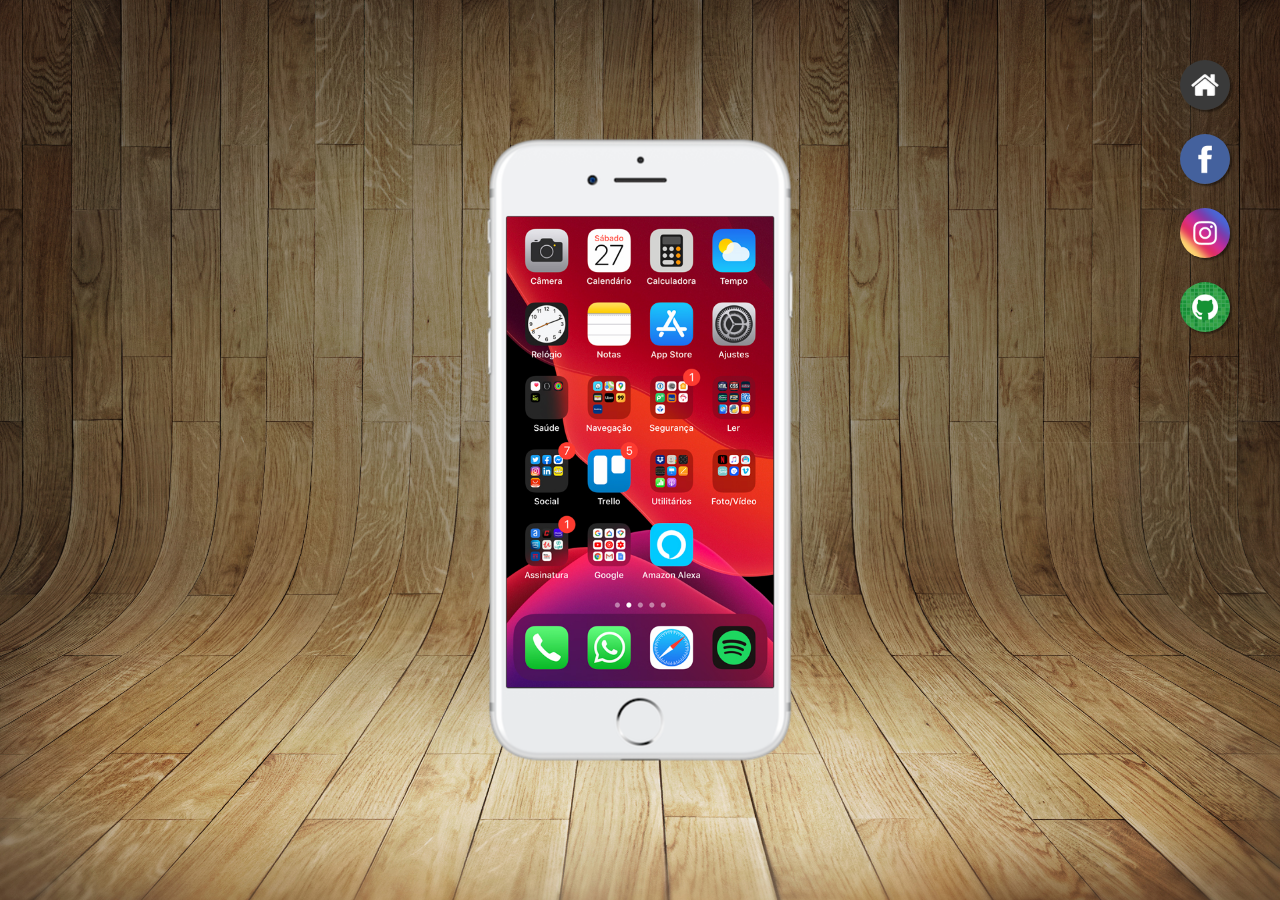
<file: index.html>
<!DOCTYPE html>
<html lang="pt-br">
<head>
    <meta charset="UTF-8">
    <meta http-equiv="X-UA-Compatible" content="IE=edge">
    <meta name="viewport" content="width=device-width, initial-scale=1.0">
    <link rel="shortcut icon" href="favicon.ico" type="image/x-icon">

    <link rel="stylesheet" href="estilos/style.css">
    <title>Projeto Redes Sociais</title>
</head>
<body>
    <main>
        <section id="telefone" >
            <iframe id="tela" name="tela" src="home.html" frameborder="0">Seu Navagador não é compativel.</iframe>


        </section>

        <section id="redes-sociais">
            <a href="home.html" target="tela"> <img src="imagens/logo-home.jpg" alt="Home"> </a> <br>

            <a href="facebook.html" target="tela"> <img src="imagens/logo-facebook.jpg" alt="Facebook"> </a> <br>

            <a href="instagram.html" target="tela"> <img src="imagens/logo-instagram.jpg" alt="Instagram"> </a> <br>

            <a href="github.html" target="tela"> <img src="imagens/logo-github.jpg" alt="GitHub"> </a> <br>
          
            
            
          



        </section>




    </main>
    
</body>
</html>
</file>
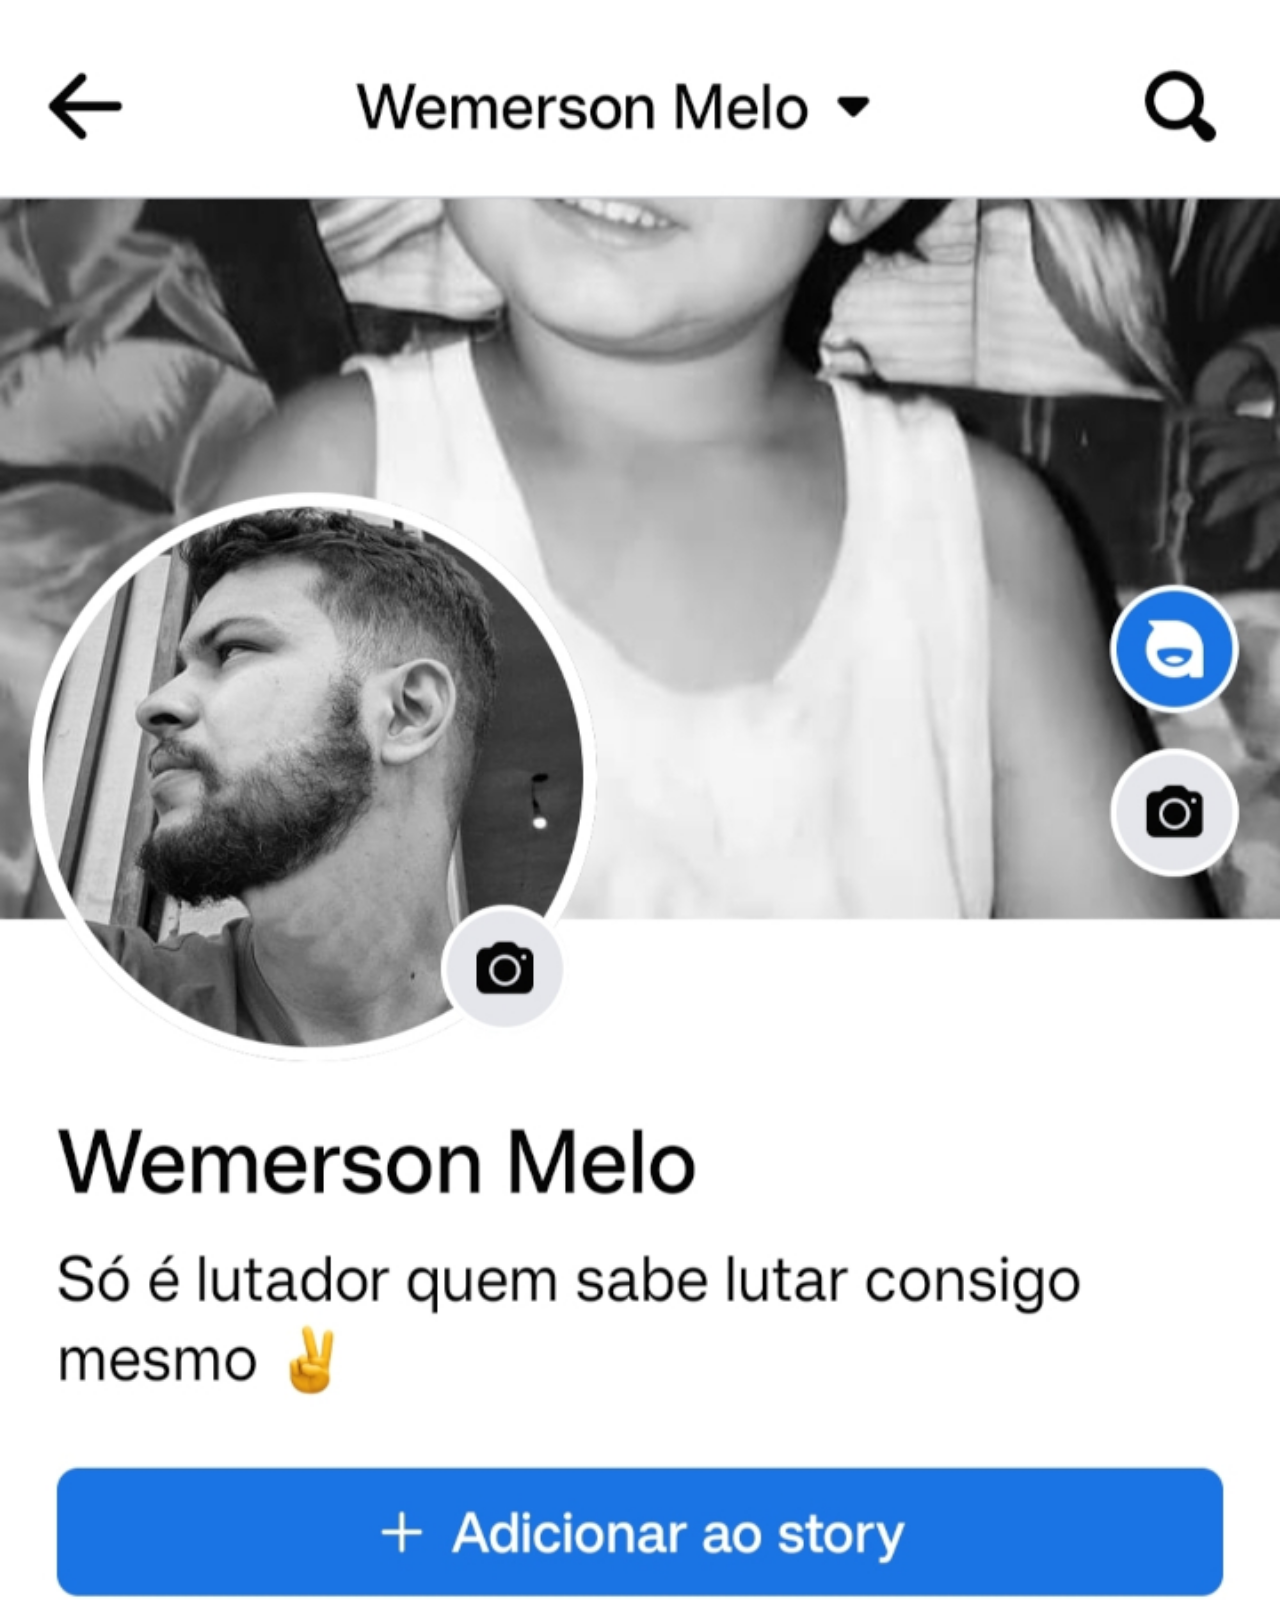
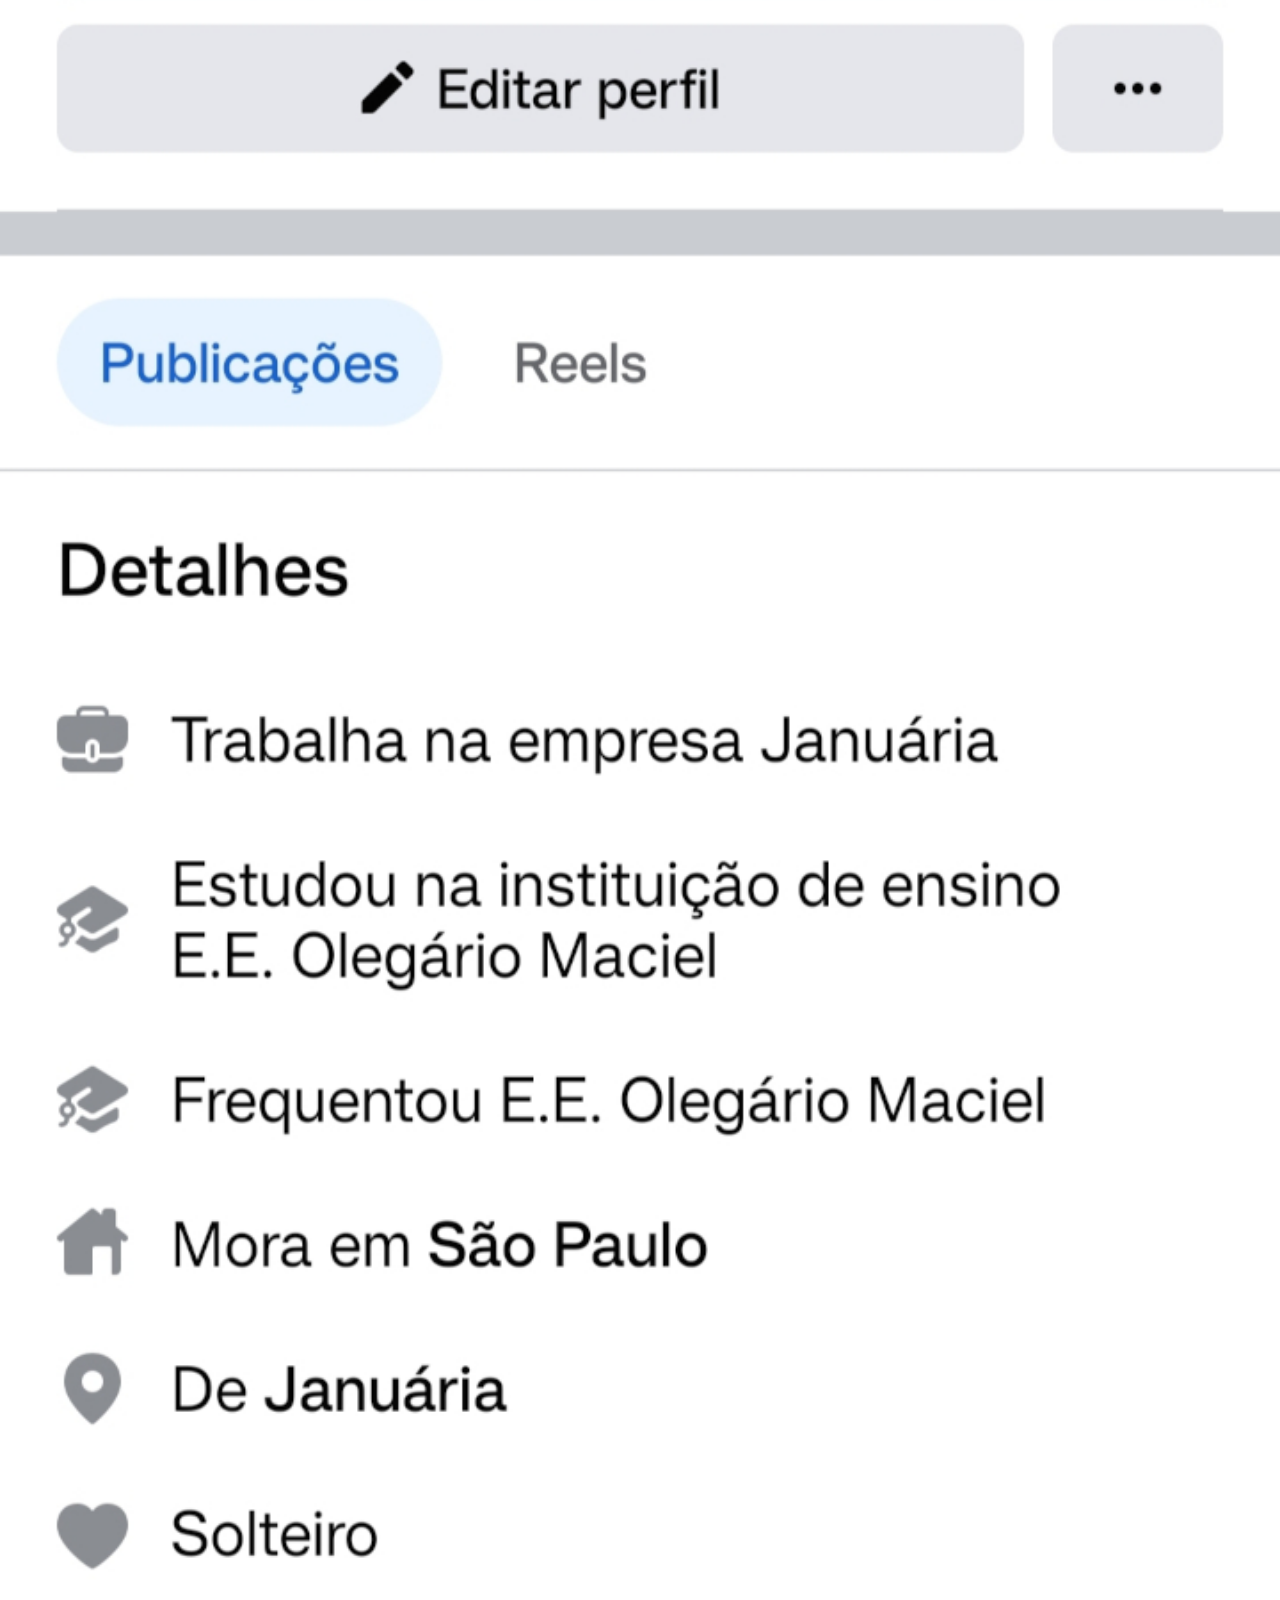
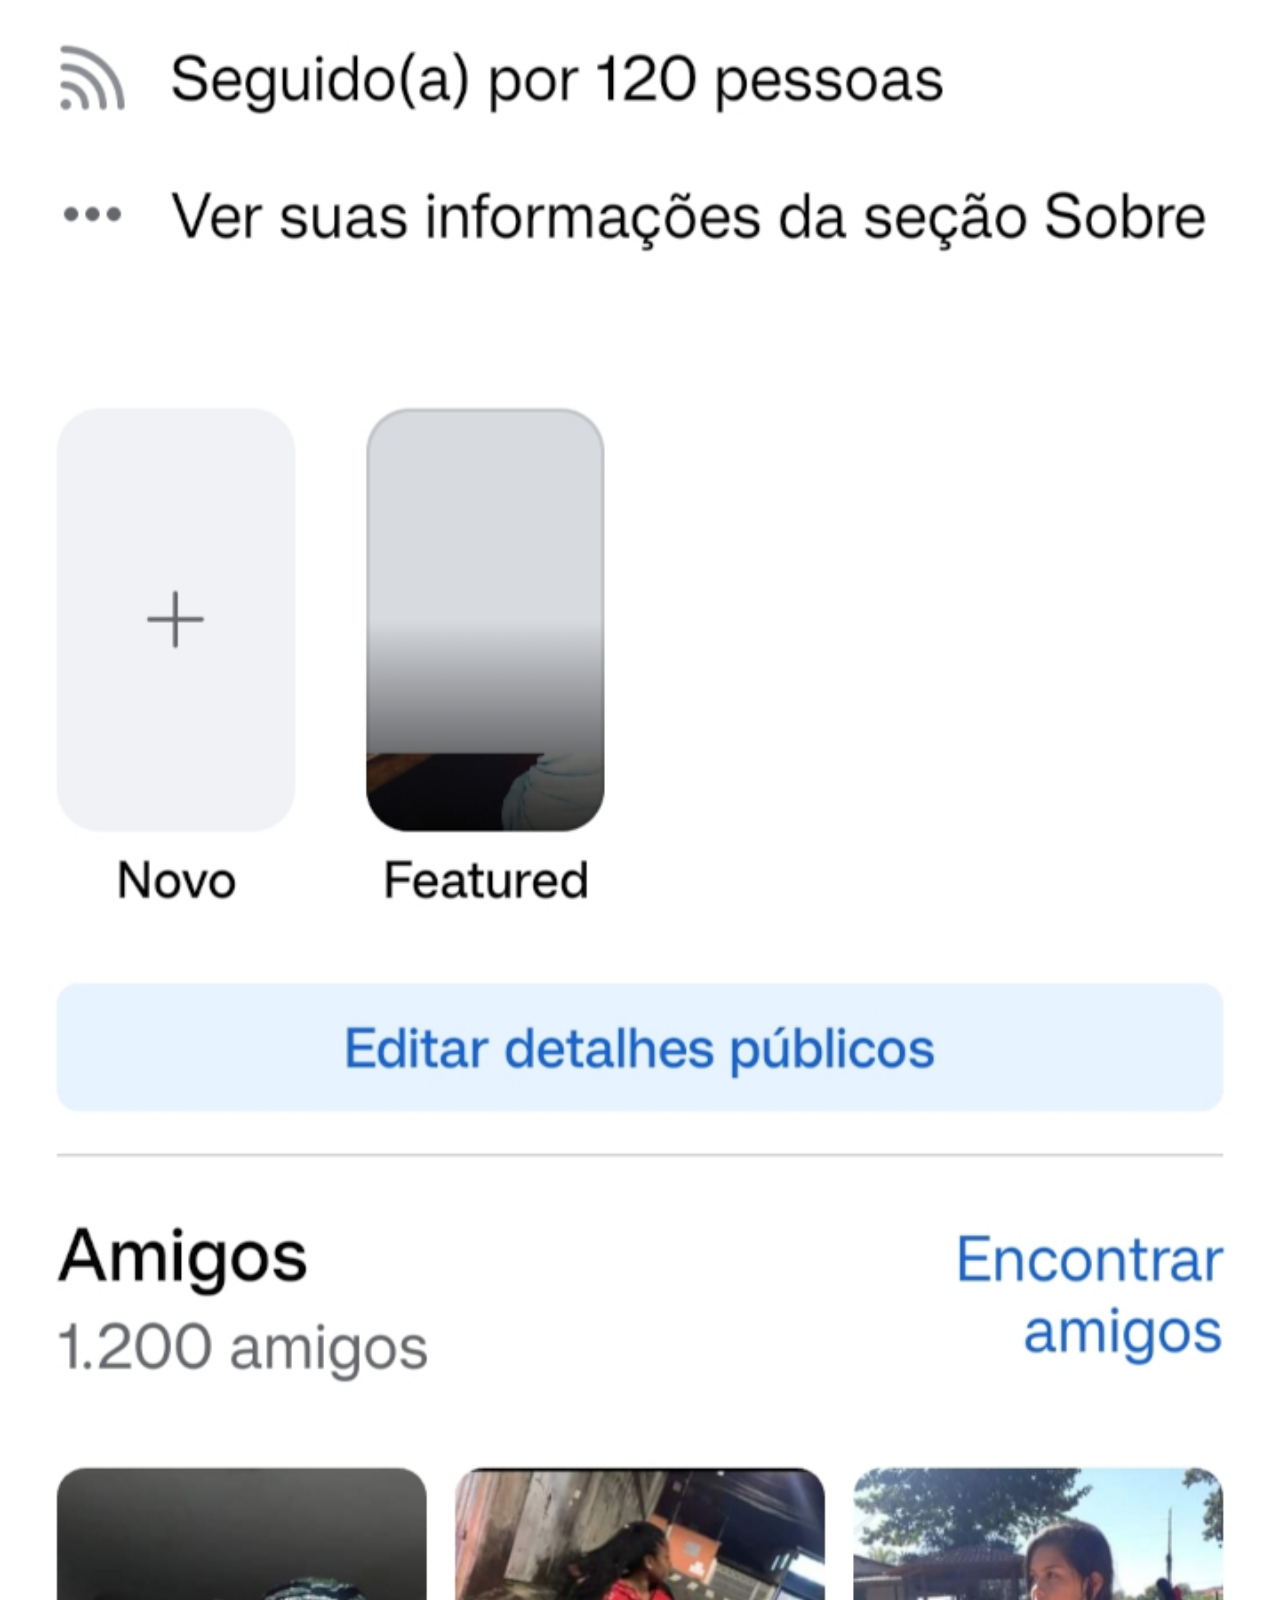
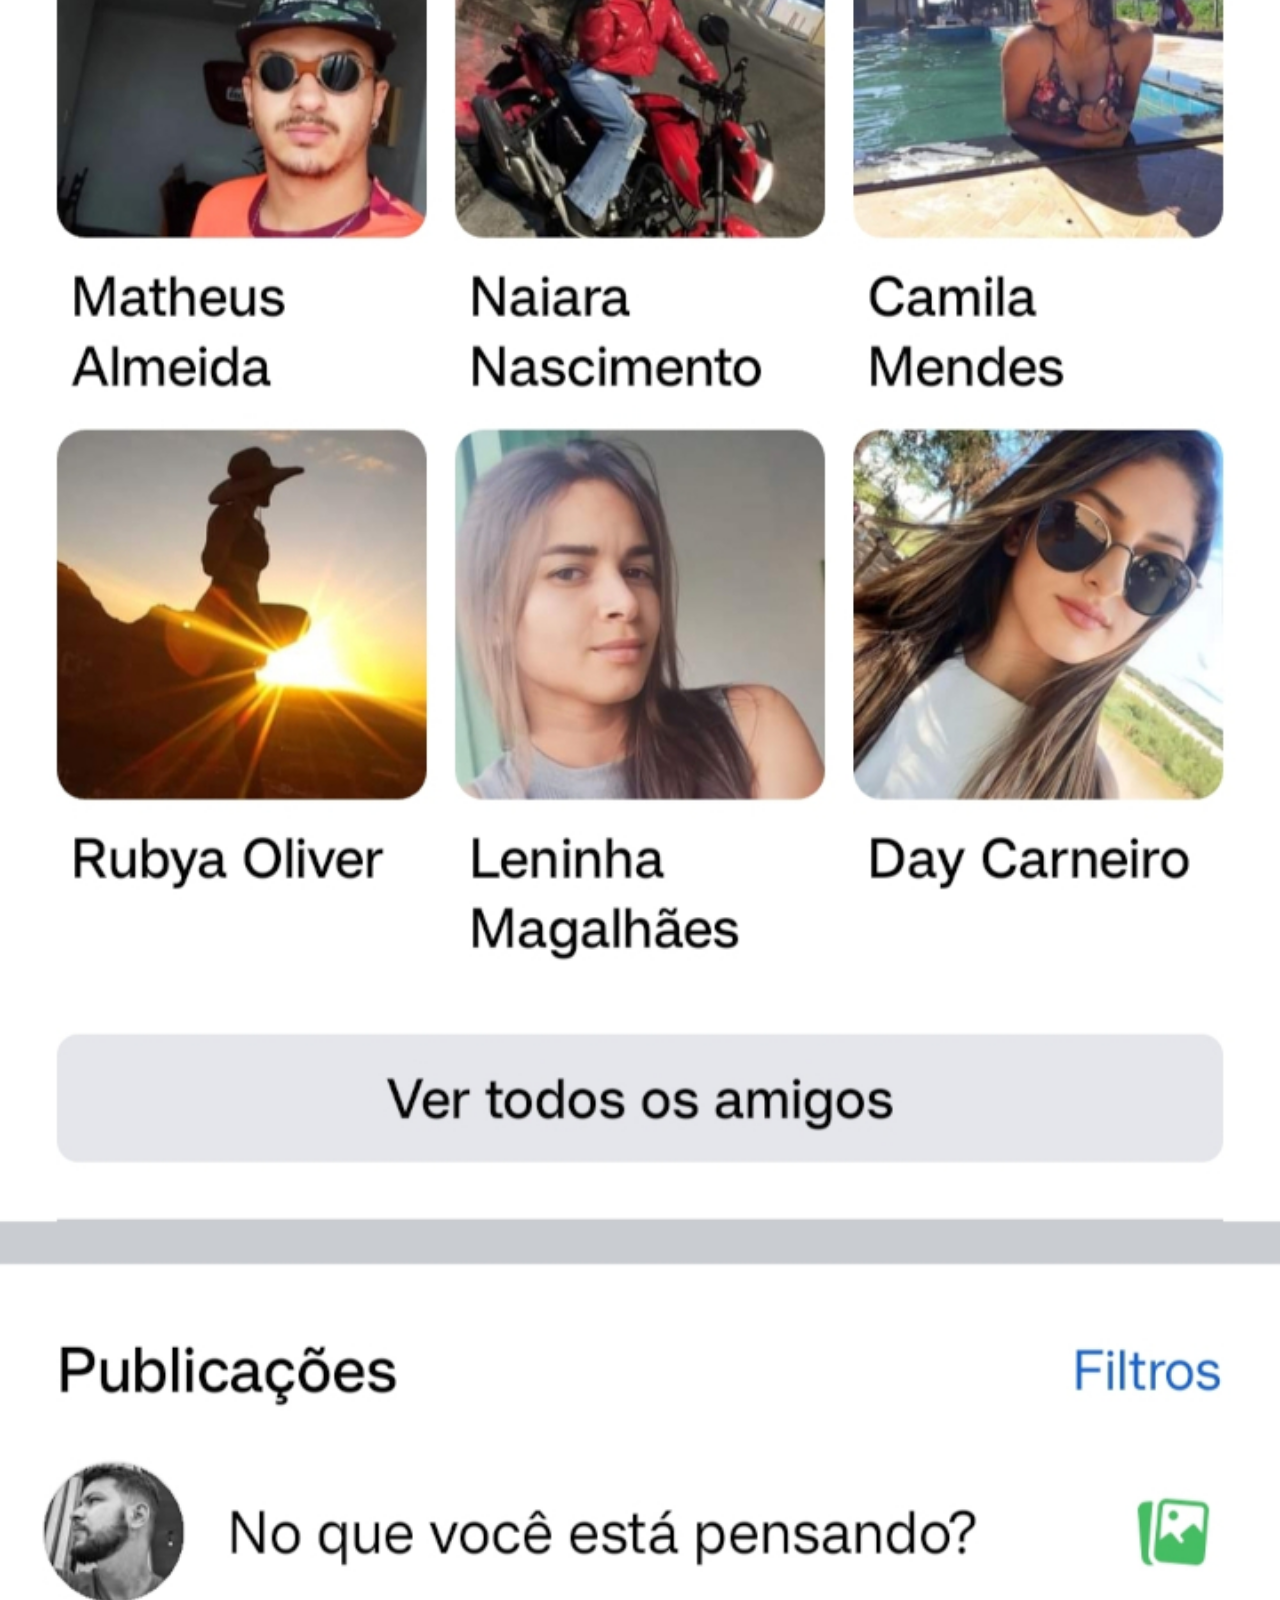
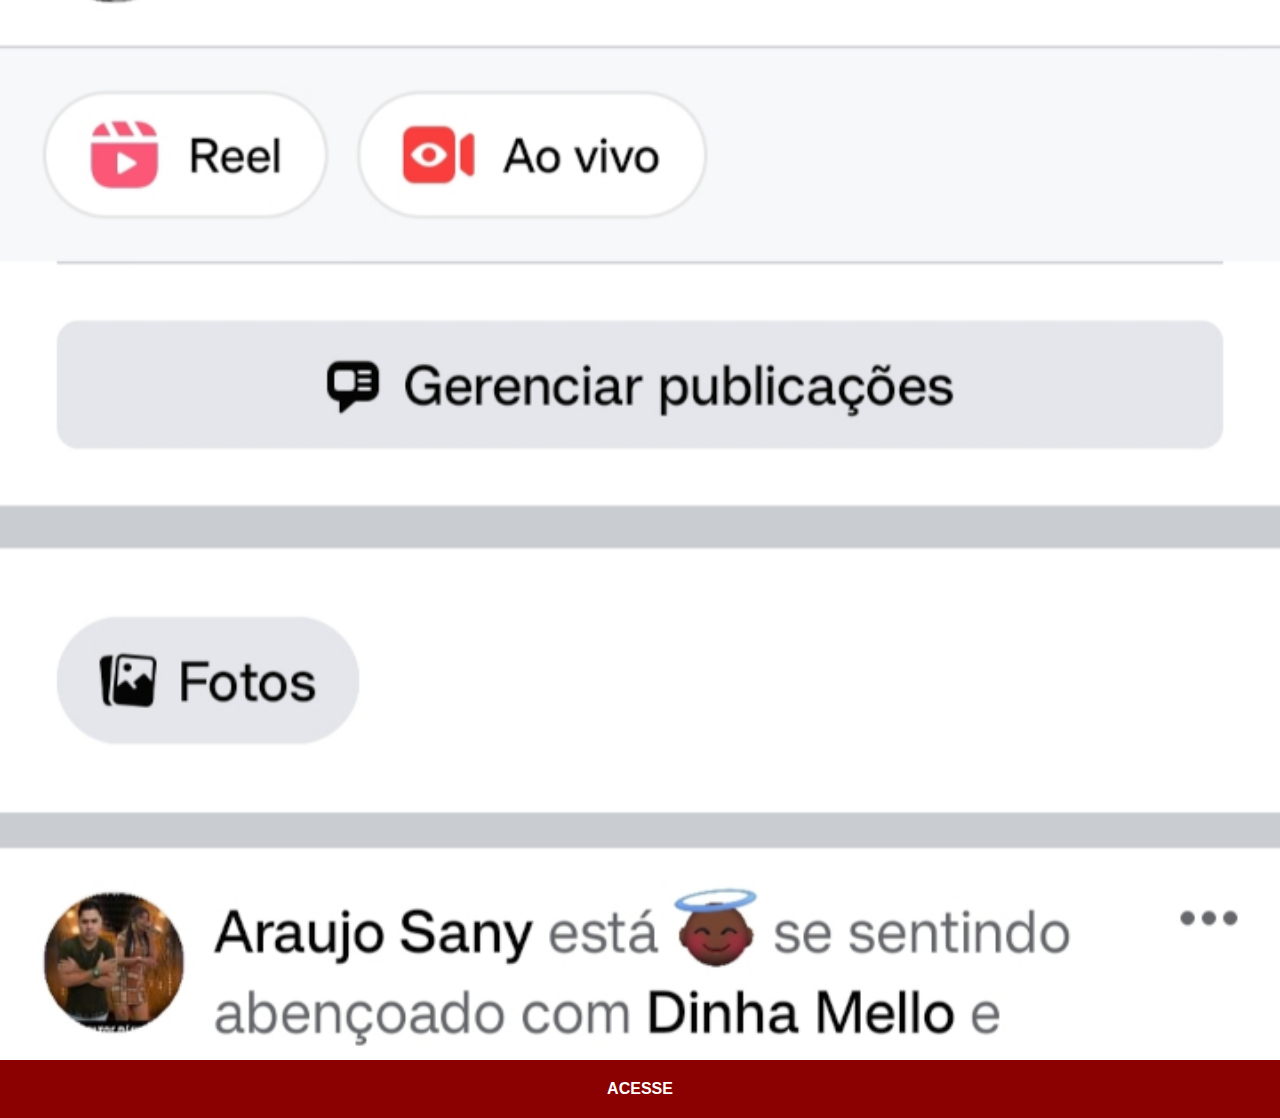
<file: facebook.html>
<!DOCTYPE html>
<html lang="pt-br">
<head>
    <meta charset="UTF-8">
    <meta http-equiv="X-UA-Compatible" content="IE=edge">
    <meta name="viewport" content="width=device-width, initial-scale=1.0">
    <link rel="stylesheet" href="estilos/style-social.css">
    <title>Home</title>
</head>
<body>
    <img src="imagens/pessoal-facebook.jpg" alt="facebook">
    <a href="https://www.facebook.com/wemerson.melo.353/photos" target="_blank
    ">ACESSE</a>
</body>
</html>
</file>
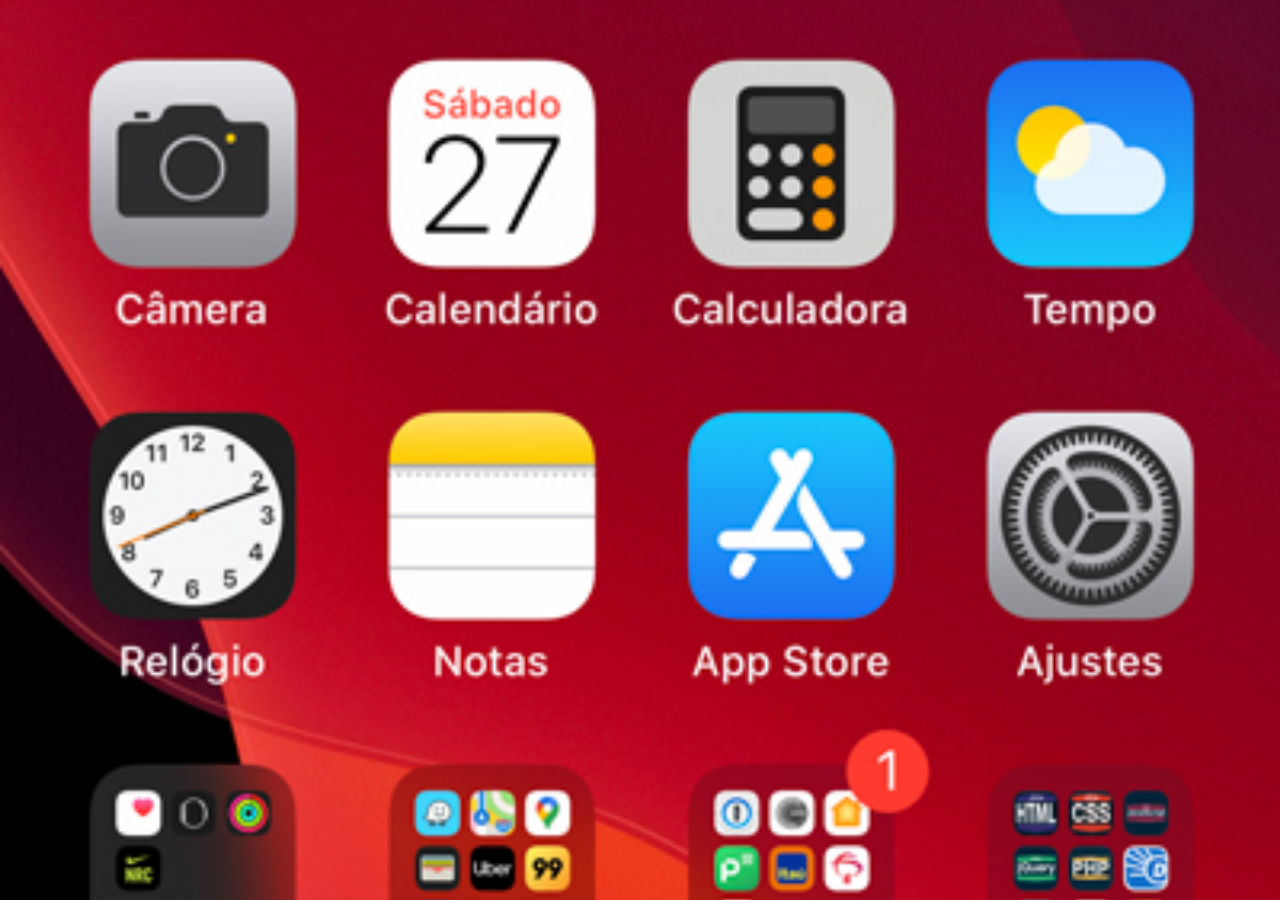
<file: home.html>
<!DOCTYPE html>
<html lang="pt-br">
<head>
    <meta charset="UTF-8">
    <meta http-equiv="X-UA-Compatible" content="IE=edge">
    <meta name="viewport" content="width=device-width, initial-scale=1.0">
    <title>Home</title>
</head>
<style>
    *{
        margin: 0;
        padding: 0;
    }
    body{
        width: 100vw;
        height: 100vh;
        background: black url(imagens/tela-home.jpg) no-repeat top center ;
        background-size: cover;
    }



</style>
<body>
    
</body>
</html>
</file>
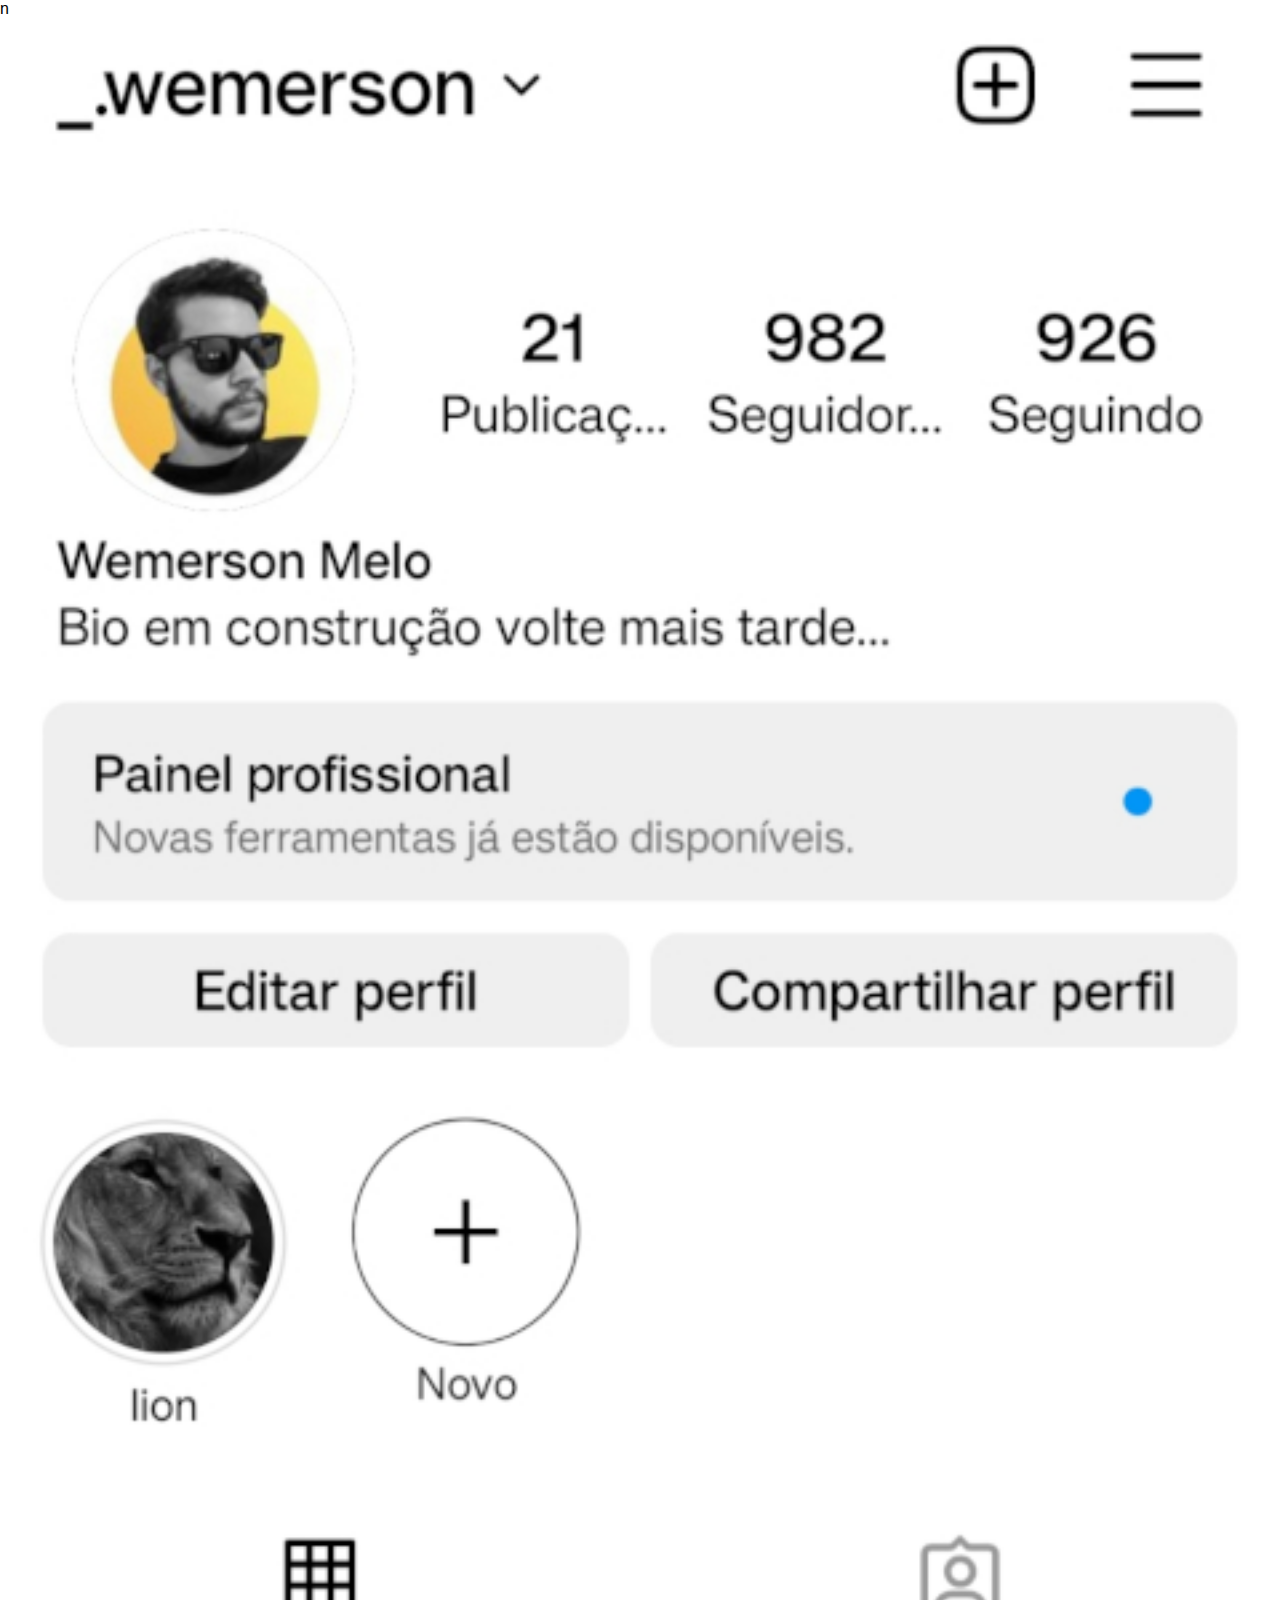
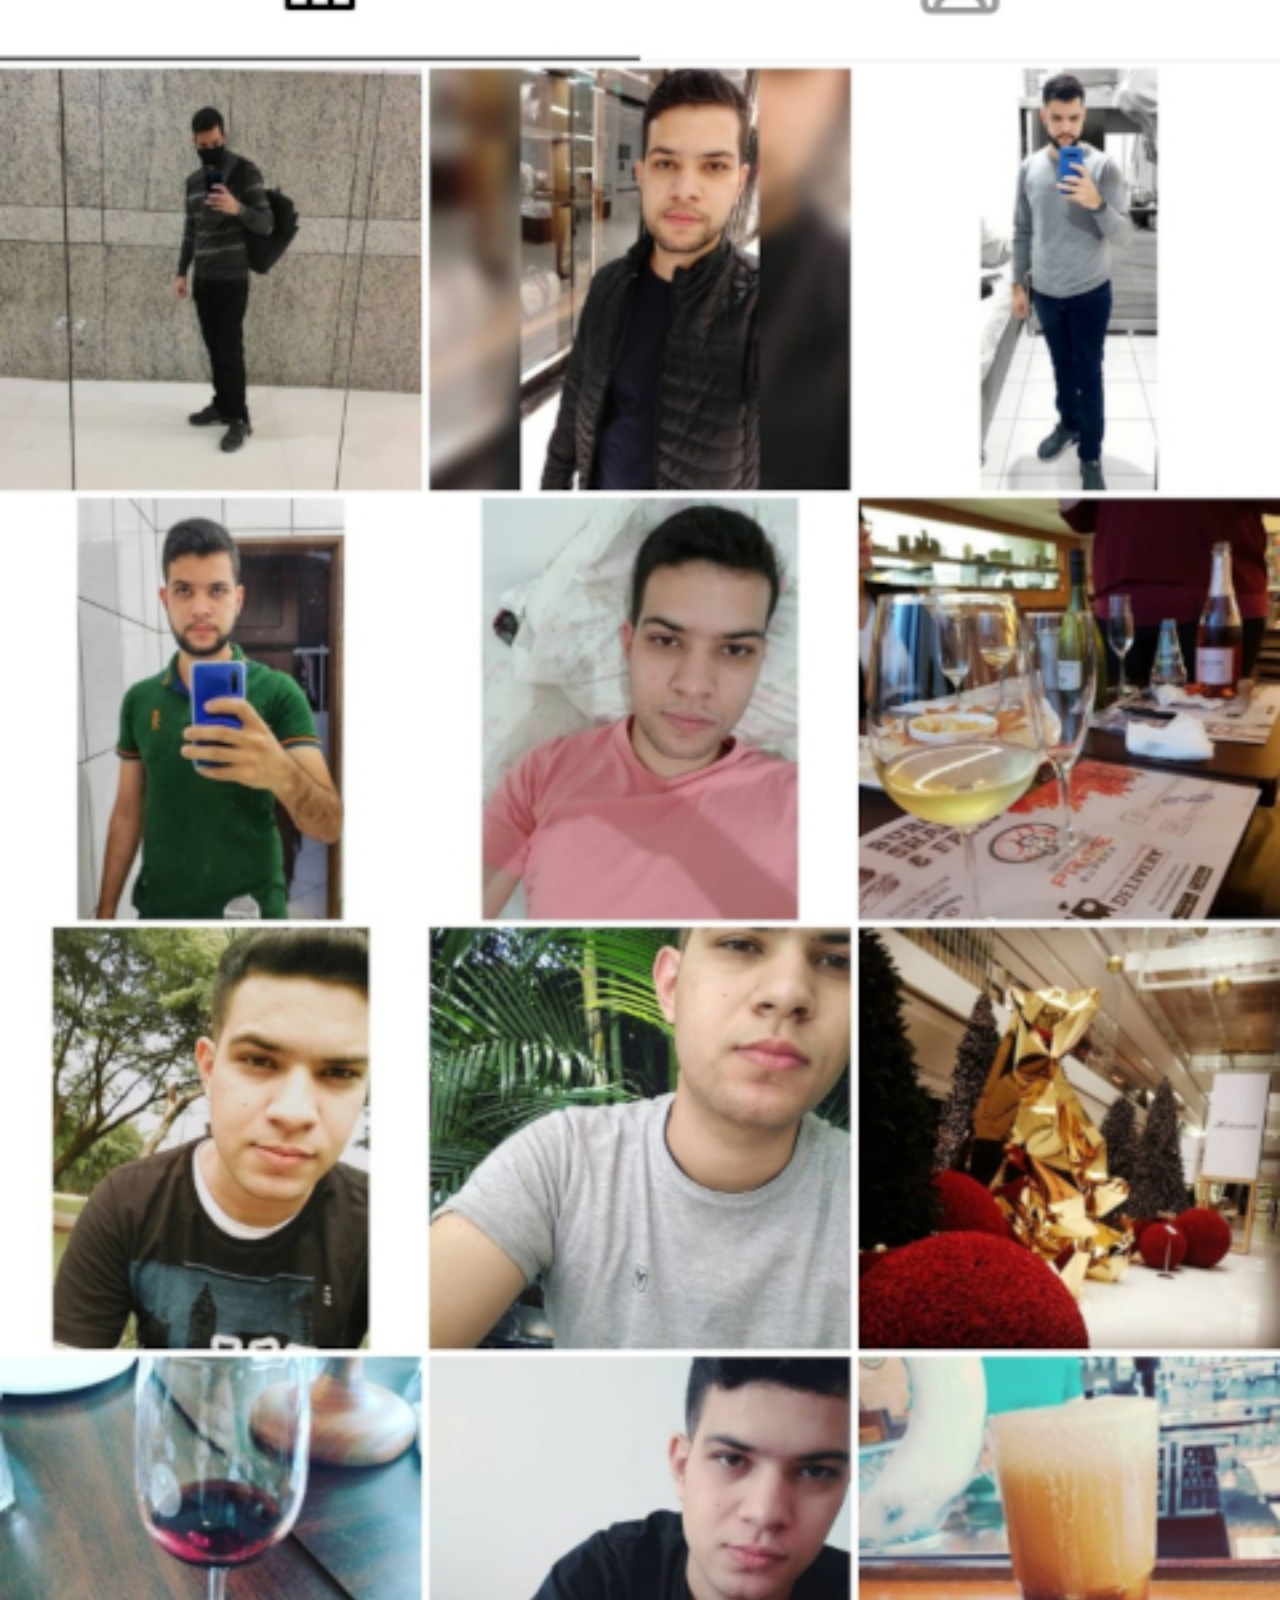
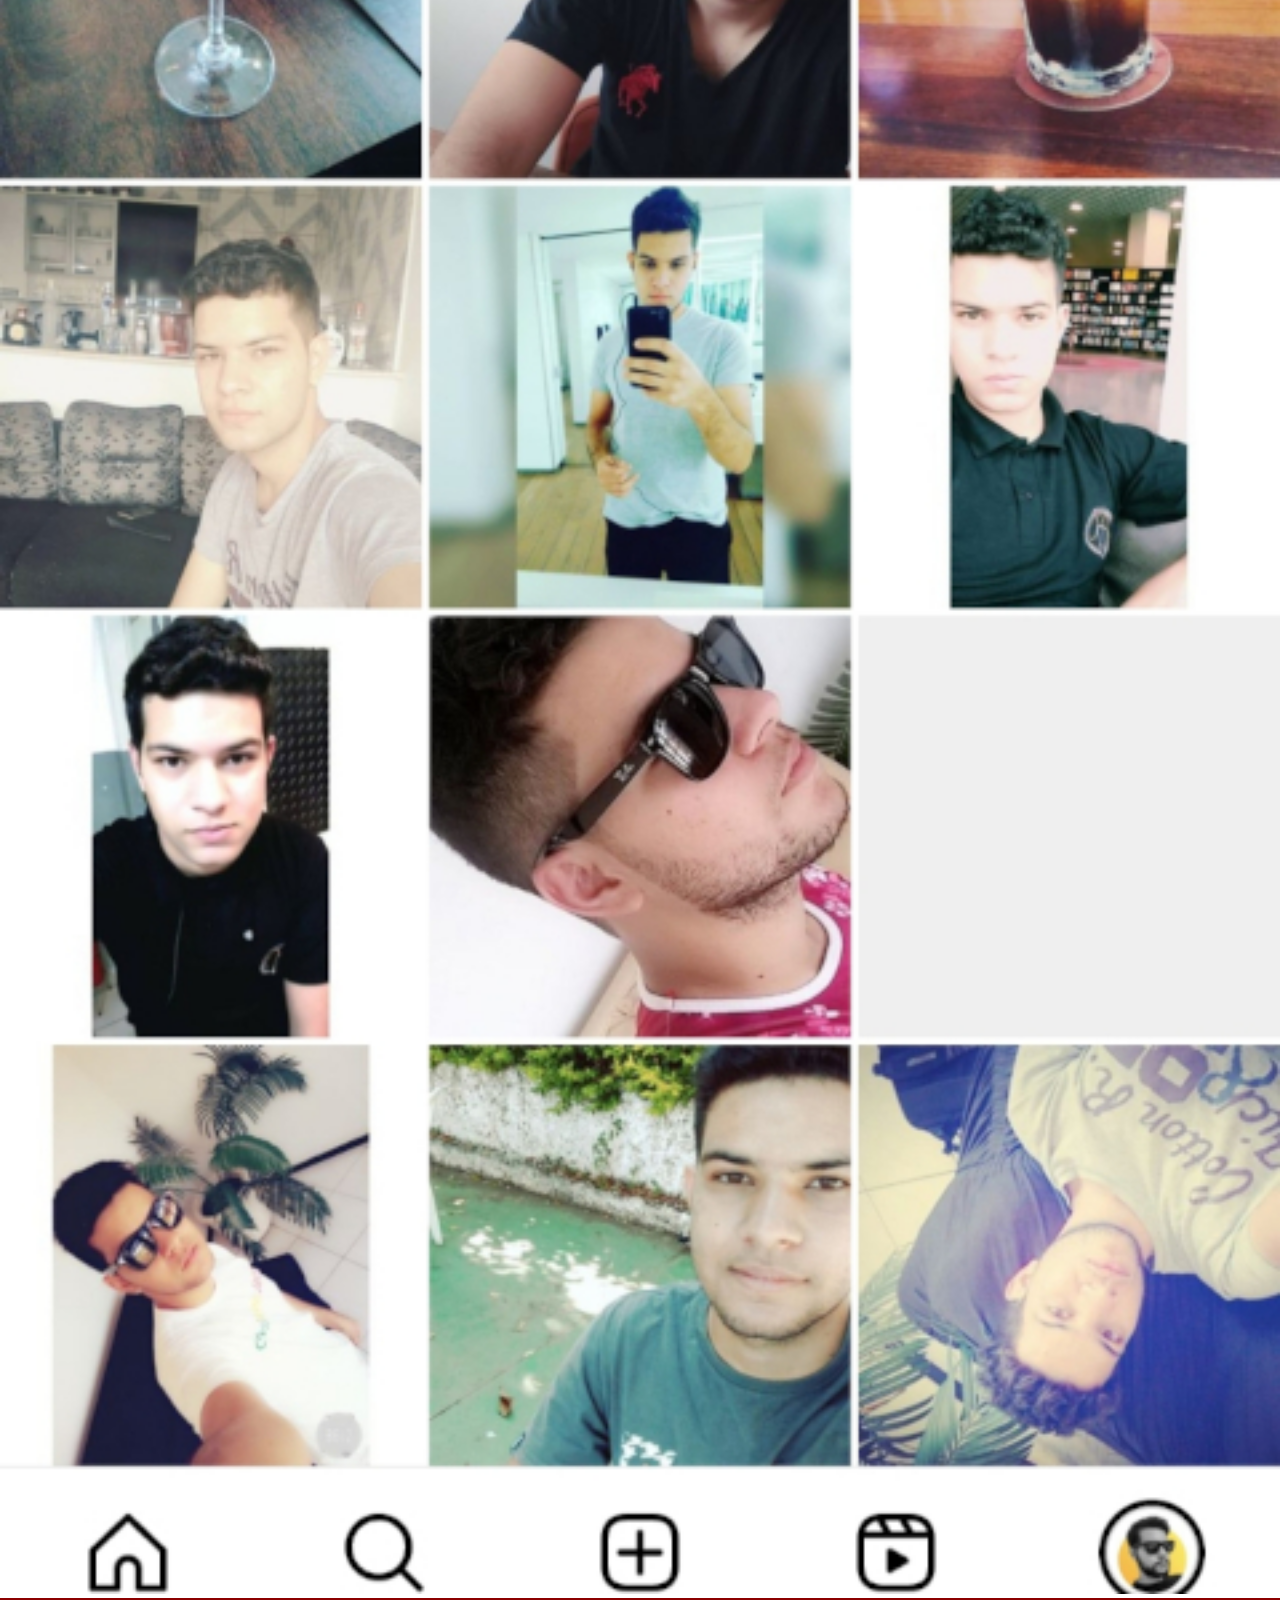
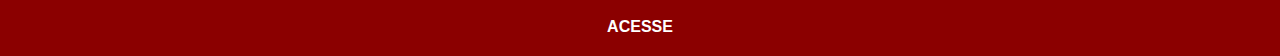
<file: instagram.html>
<!DOCTYPE html>
<html lang="pt-br">
<head>
    <meta charset="UTF-8">
    <meta http-equiv="X-UA-Compatible" content="IE=edge">
    <meta name="viewport" content="width=device-width, initial-scale=1.0">
    <title>Home</title>
</head>
<link rel="stylesheet" href="estilos/style-social.css">n
<body>
    <img src="imagens/pessoal-intagram.jpg" alt="Instagram">
    <a href="https://www.instagram.com/_.wemerson/" target="_blank
    ">ACESSE</a>
</body>
</html>
</file>
<file: estilos/style.css>
@charset "UTF-8";

*{ margin: 0;
    padding: 0;
    font-family: Arial, Helvetica, sans-serif;
}

html, body{
    height: 100vh;
    width: 100vw;
   
}
body{
    background-image: url(../imagens/fundo-madeira.jpg) ;
    background-repeat: no-repeat;
    background-position: top center;
    background-size: cover;
    background-attachment:fixed;
}
main{
    height: 100vh;
    position: relative;
    
}

section#telefone{
    /* parametros para alinhamento vertival   */
    position: absolute;
    top: 50%;
    left: 50%;
    transform: translate(-50%, -50%);

    height: 627px;
    width: 311px;
    background-image: url(../imagens/frame-iphone.png);
    background-repeat: no-repeat;
    


}
iframe#tela{
    position: relative;
    top: 80px;
    left: 22px;
   
    height: 471px;
    width:267px ;
  

}
#redes-sociais{
    text-align:right ;
    padding-top: 50px;
    padding-right: 40px;

}
section#redes-sociais img {
    width: 50px;
    margin: 10px;
    border-radius: 50%;
    box-shadow: 2px 2px 2px rgba(0, 0, 0, 0.412);
    transition-duration: 0.3s;
   
    
}
#redes-sociais img:hover{
    width: 53px;
    border: 2px solid rgba(255, 255, 255, 0.529);
    box-shadow: 4px 4px 4px rgba(0, 0, 0, 0.412);
    transition-duration: 0.1s;
    /* border 2px solid white;
    transform: translate(-3px, - 3px );
    transition:transform 0.3s, border 1s ;      */
}
</file>
<file: estilos/style-social.css>
*{
    margin: 0;
    padding: 0;
    font-family: Arial, Helvetica, sans-serif;
}
::-webkit-scrollbar{
    width: 0;
    height: 0;
}
img{ width: 100vw;


}
a{ 
    display: block;
    background-color: darkred;
    color: white;
    padding: 20px;
    text-align: center;
    font-weight: bolder;
    text-decoration: none;


}
a:hover{
    background-color: red;
}
</file>
